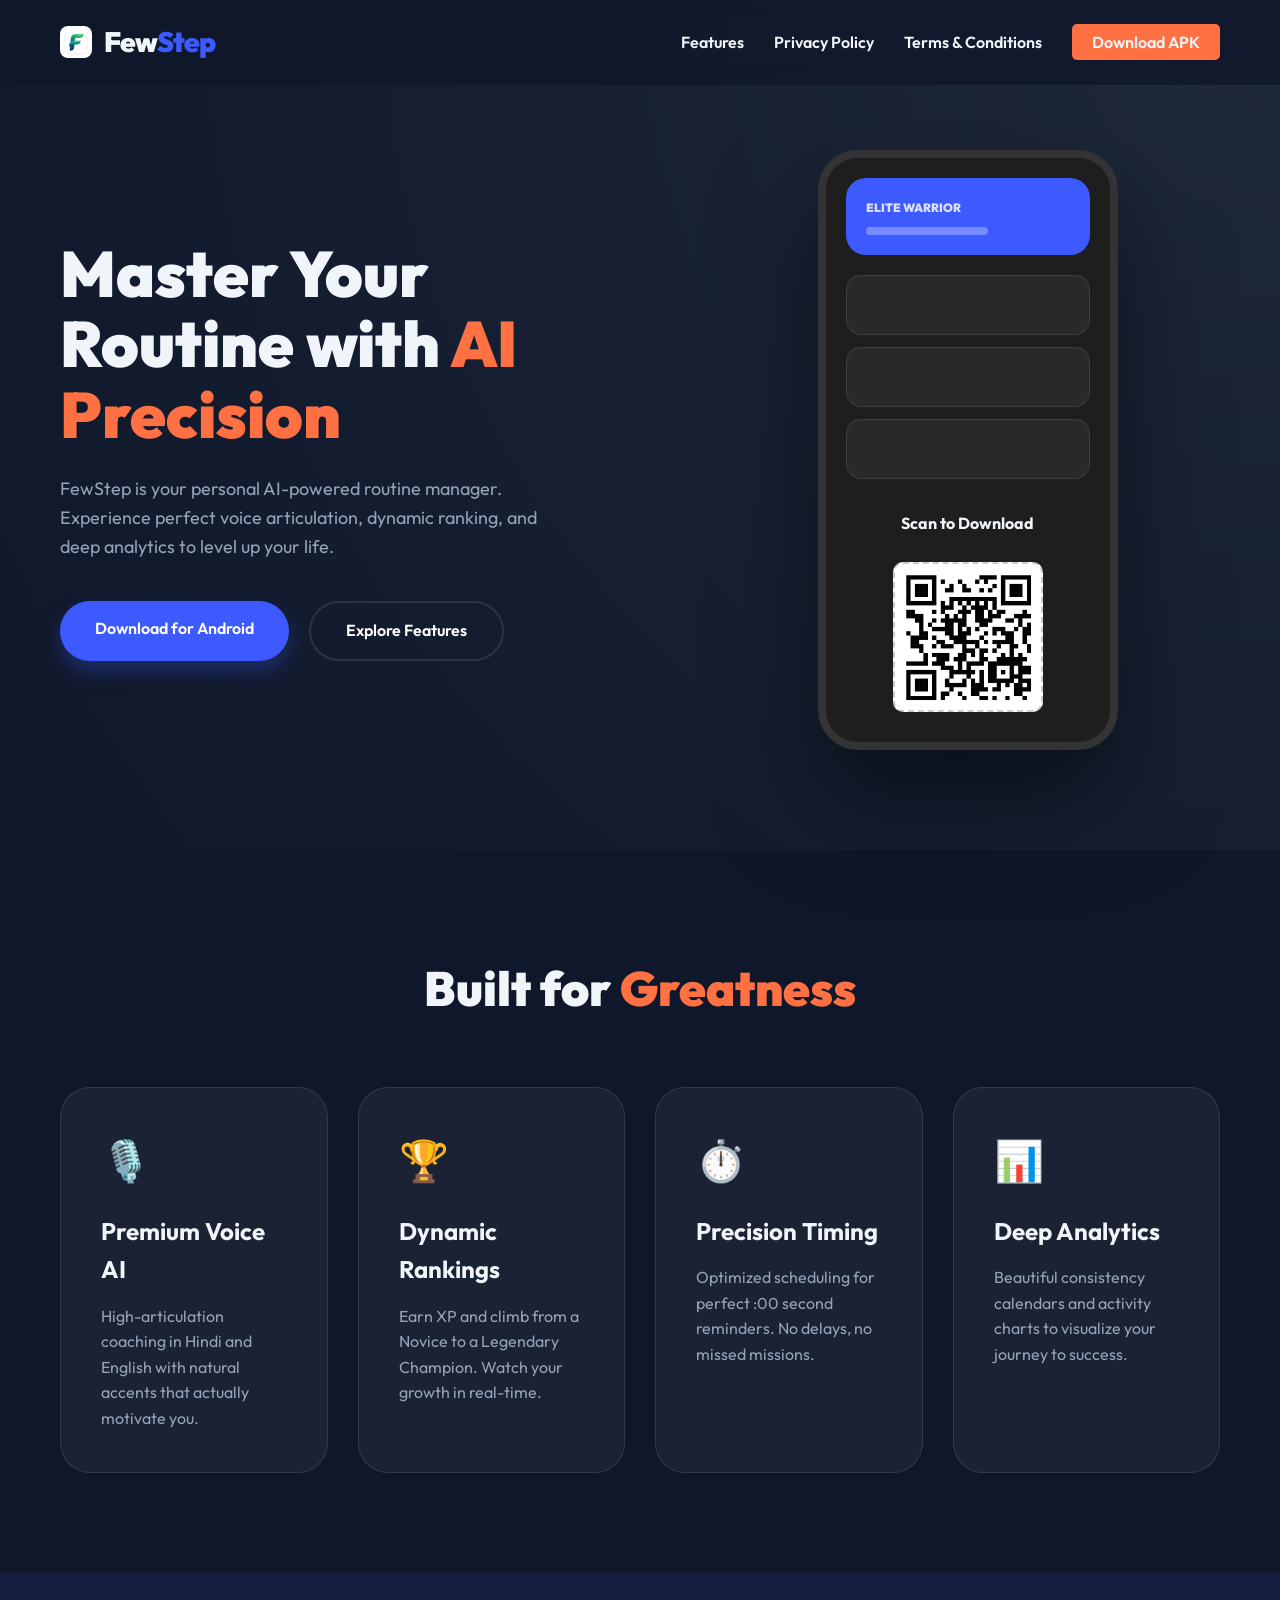
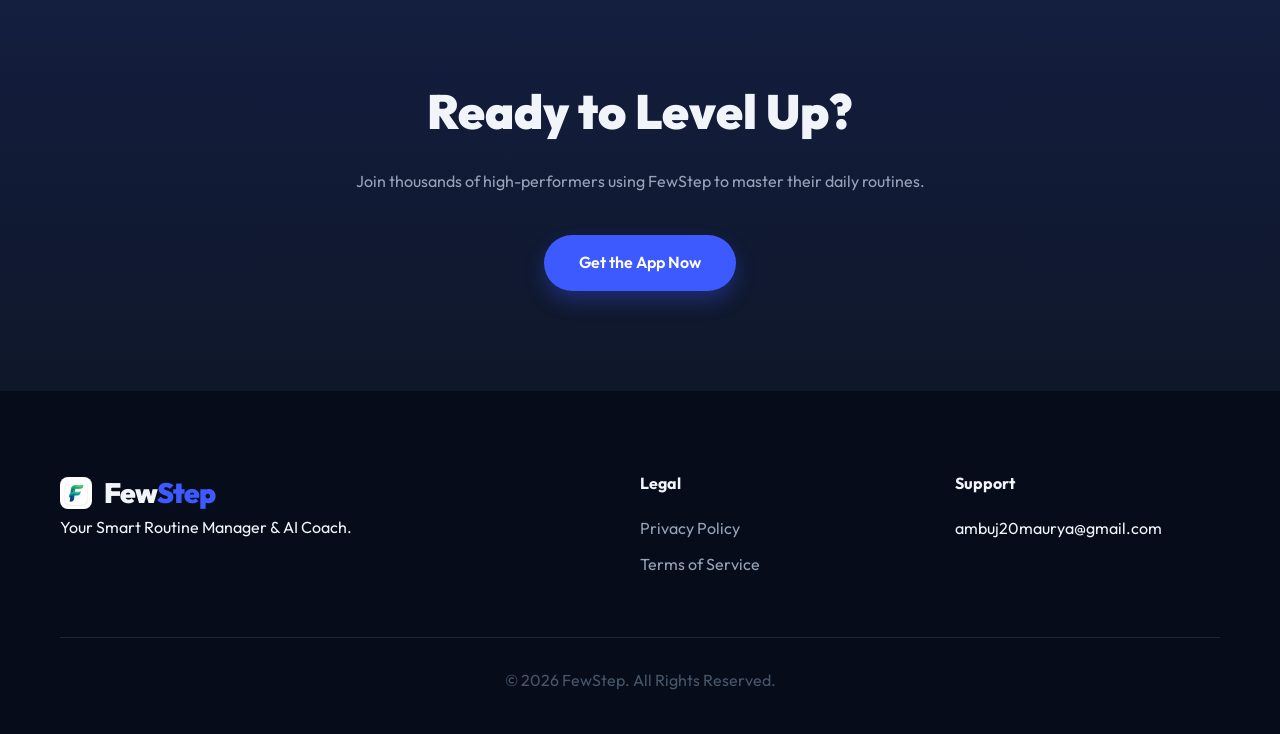
<file: index.html>
<!DOCTYPE html>
<html lang="en">
<head>
    <meta charset="UTF-8">
    <meta name="viewport" content="width=device-width, initial-scale=1.0">
    <title>FewStep - Smart Routine Manager & AI Coach</title>
    <link rel="stylesheet" href="style.css">
    <link rel="preconnect" href="https://fonts.googleapis.com">
    <link rel="preconnect" href="https://fonts.gstatic.com" crossorigin>
    <link href="https://fonts.googleapis.com/css2?family=Outfit:wght@300;400;600;900&display=swap" rel="stylesheet">
    
    <!-- Added CSS to make it mobile-friendly without changing the original design -->
    <style>
        /* Mobile Responsiveness Rules */
        .menu-toggle {
            display: none;
            font-size: 1.8rem;
            cursor: pointer;
            background: none;
            border: none;
            color: inherit;
        }

        @media screen and (max-width: 768px) {
            /* Navbar Mobile */
            .navbar .container {
                display: flex;
                justify-content: space-between;
                align-items: center;
                flex-wrap: wrap;
                padding: 15px;
            }
            .menu-toggle {
                display: block;
            }
            .nav-links {
                display: none; /* Hidden by default on mobile */
                flex-direction: column;
                width: 100%;
                text-align: center;
                padding: 20px 0;
                gap: 15px;
            }
            .nav-links.active {
                display: flex; /* Shown when toggled */
            }
            .nav-links li {
                margin: 5px 0;
            }

            /* Hero Section Mobile */
            .hero .container {
                display: flex;
                flex-direction: column;
                text-align: center;
                padding: 20px 15px;
            }
            .hero-btns {
                display: flex;
                flex-direction: column;
                gap: 15px;
                align-items: center;
                margin-top: 20px;
            }
            .hero-btns a {
                width: 100%;
                max-width: 300px;
            }
            .hero-image {
                margin-top: 40px;
            }

            /* Grids Mobile */
            .features-grid {
                display: grid;
                grid-template-columns: 1fr;
                gap: 20px;
                padding: 0 15px;
            }
            .footer-grid {
                display: grid;
                grid-template-columns: 1fr;
                gap: 30px;
                text-align: center;
                padding: 0 15px;
            }
            
            /* CTA Mobile */
            .cta .container {
                padding: 40px 15px;
                text-align: center;
            }
        }
    </style>
</head>
<body>
    <nav class="navbar">
        <div class="container">
            <a href="index.html" class="logo">
                <img src="img/logo.png" alt="FewStep Logo" class="header-logo">
                Few<span>Step</span>
            </a>
            <!-- Added a Hamburger menu button for mobile -->
            <button class="menu-toggle" id="mobile-menu-btn">☰</button>
            <ul class="nav-links" id="nav-links">
                <li><a href="#features">Features</a></li>
                <li><a href="privacy.html">Privacy Policy </a></li>
                <li><a href="terms.html">Terms & Conditions</a></li>
                <li><a href="https://github.com/21ambuj/FewStep-/releases/download/FewStep/FewStep-v4.8.0.apk" class="btn-small">Download APK</a></li>
            </ul>
        </div>
    </nav>

    

    
    <header class="hero">
        <div class="container">
            <div class="hero-content fade-in">
                <h1>Master Your Routine with <span class="accent">AI Precision</span></h1>
                <p>FewStep is your personal AI-powered routine manager. Experience perfect voice articulation, dynamic ranking, and deep analytics to level up your life.</p>
                <div class="hero-btns">
                    <a href="https://github.com/21ambuj/FewStep-/releases/download/FewStep/FewStep-v4.8.0.apk" class="btn-primary">Download for Android</a>
                    <a href="#features" class="btn-secondary">Explore Features</a>
                </div>
            </div>
            <div class="hero-image slide-up">
                <div class="phone-mockup">
                    <div class="screen-content" style="display: flex; flex-direction: column; height: 100%;">
                        <div class="app-header">
                            <div class="user-rank">ELITE WARRIOR</div>
                            <div class="xp-bar"></div>
                        </div>
                        <div class="mission-list">
                            <div class="mission-item"></div>
                            <div class="mission-item"></div>
                            <div class="mission-item"></div>
                        </div>
                        <!-- QR Code Placeholder Added Here -->
                        <div class="qr-placeholder" style="margin-top: auto; padding: 20px 0; text-align: center;">
                            <h4>Scan to Download</h4><br>
                            <img src="img/qr.png" alt="QR Code Placeholder" style="width: 150px; height: 150px; object-fit: cover; border-radius: 10px; border: 2px dashed #ccc; padding: 5px; background: #fff;">
                        </div>
                    </div>
                </div>
            </div>
        </div>
    </header>

    <section id="features" class="features">
        <div class="container">
            <h2 class="section-title">Built for <span class="accent">Greatness</span></h2>
            <div class="features-grid">
                <div class="feature-card reveal">
                    <div class="icon">🎙️</div>
                    <h3>Premium Voice AI</h3>
                    <p>High-articulation coaching in Hindi and English with natural accents that actually motivate you.</p>
                </div>
                <div class="feature-card reveal">
                    <div class="icon">🏆</div>
                    <h3>Dynamic Rankings</h3>
                    <p>Earn XP and climb from a Novice to a Legendary Champion. Watch your growth in real-time.</p>
                </div>
                <div class="feature-card reveal">
                    <div class="icon">⏱️</div>
                    <h3>Precision Timing</h3>
                    <p>Optimized scheduling for perfect :00 second reminders. No delays, no missed missions.</p>
                </div>
                <div class="feature-card reveal">
                    <div class="icon">📊</div>
                    <h3>Deep Analytics</h3>
                    <p>Beautiful consistency calendars and activity charts to visualize your journey to success.</p>
                </div>
            </div>
        </div>
    </section>

    <section class="cta">
        <div class="container fade-in">
            <h2>Ready to Level Up?</h2>
            <p>Join thousands of high-performers using FewStep to master their daily routines.</p>
            <a href="https://github.com/21ambuj/FewStep-/releases/download/FewStep/FewStep-v4.8.0.apk" class="btn-primary">Get the App Now</a>
        </div>
    </section>

    <footer>
        <div class="container">
            <div class="footer-grid">
                <div class="footer-about">
                    <a href="index.html" class="logo">
                    <img src="img/logo.png" alt="FewStep Logo" class="header-logo">
                    Few<span>Step</span>
                </a>
                    <p>Your Smart Routine Manager & AI Coach.</p>
                </div>
                <div class="footer-links">
                    <h4>Legal</h4>
                    <ul>
                        <li><a href="privacy.html">Privacy Policy</a></li>
                        <li><a href="terms.html">Terms of Service</a></li>
                    </ul>
                </div>
                <div class="footer-contact">
                    <h4>Support</h4>
                    <p>ambuj20maurya@gmail.com</p>
                </div>
            </div>
            <div class="footer-bottom">
                <p>&copy; 2026 FewStep. All Rights Reserved.</p>
            </div>
        </div>
    </footer>

    <script>
        // Reveal animations on scroll
        const reveals = document.querySelectorAll('.reveal, .fade-in, .slide-up');
        const observer = new IntersectionObserver((entries) => {
            entries.forEach(entry => {
                if (entry.isIntersecting) {
                    entry.target.classList.add('active');
                }
            });
        }, { threshold: 0.1 });

        reveals.forEach(el => observer.observe(el));

        // Added Mobile Menu Toggle Script
        const mobileMenuBtn = document.getElementById('mobile-menu-btn');
        const navLinks = document.getElementById('nav-links');

        mobileMenuBtn.addEventListener('click', () => {
            navLinks.classList.toggle('active');
        });
    </script>
</body>
</html>
</file>
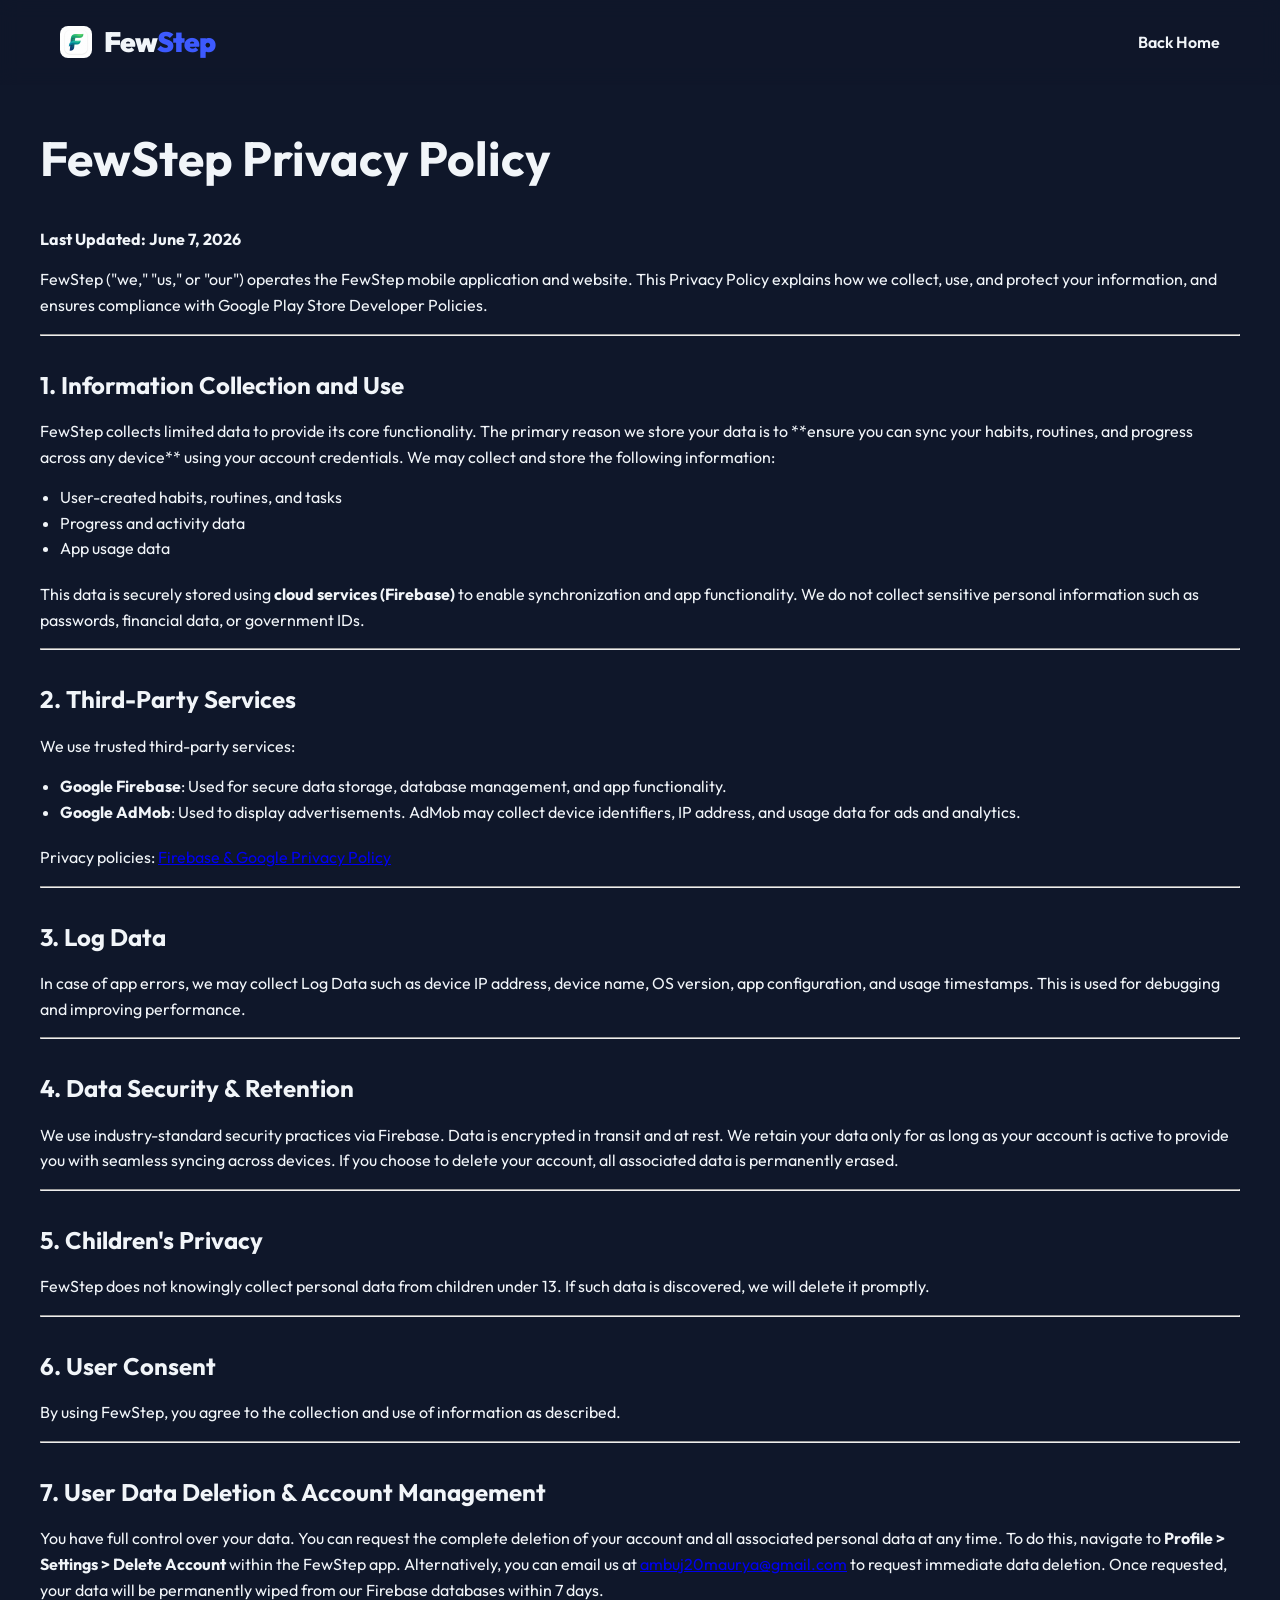
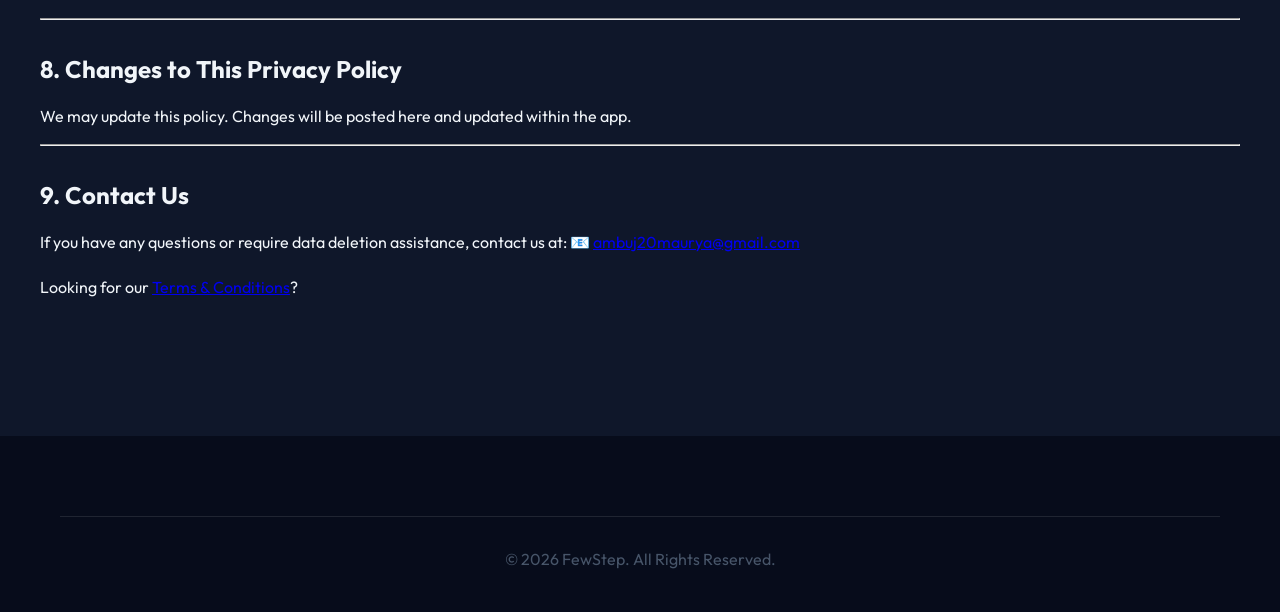
<file: privacy.html>
<!DOCTYPE html>
<html lang="en">
<head>
    <meta charset="UTF-8">
    <meta name="viewport" content="width=device-width, initial-scale=1.0">
    <title>Privacy Policy - FewStep</title>
    <link rel="stylesheet" href="style.css">
    <link rel="preconnect" href="https://fonts.googleapis.com">
    <link rel="preconnect" href="https://fonts.gstatic.com" crossorigin>
    <link href="https://fonts.googleapis.com/css2?family=Outfit:wght@300;400;600;900&display=swap" rel="stylesheet">
</head>
<body>
    <nav class="navbar">
        <div class="container">
            <a href="index.html" class="logo">
                <img src="img/logo.png" alt="FewStep Logo" class="header-logo">
                Few<span>Step</span>
            </a>
            <ul class="nav-links">
                <li><a href="index.html">Back Home</a></li>
            </ul>
        </div>
    </nav>

    <main class="privacy-page container">
        <article class="privacy-content">
            <h1>FewStep Privacy Policy</h1>
            <p><strong>Last Updated: June 7, 2026</strong></p>
            <p>FewStep ("we," "us," or "our") operates the FewStep mobile application and website. This Privacy Policy explains how we collect, use, and protect your information, and ensures compliance with Google Play Store Developer Policies.</p>

            <hr>

            <h2>1. Information Collection and Use</h2>
            <p>FewStep collects limited data to provide its core functionality. The primary reason we store your data is to **ensure you can sync your habits, routines, and progress across any device** using your account credentials. We may collect and store the following information:</p>
            <ul>
                <li>User-created habits, routines, and tasks</li>
                <li>Progress and activity data</li>
                <li>App usage data</li>
            </ul>
            <p>This data is securely stored using <strong>cloud services (Firebase)</strong> to enable synchronization and app functionality. We do not collect sensitive personal information such as passwords, financial data, or government IDs.</p>

            <hr>

            <h2>2. Third-Party Services</h2>
            <p>We use trusted third-party services:</p>
            <ul>
                <li><strong>Google Firebase</strong>: Used for secure data storage, database management, and app functionality.</li>
                <li><strong>Google AdMob</strong>: Used to display advertisements. AdMob may collect device identifiers, IP address, and usage data for ads and analytics.</li>
            </ul>
            <p>Privacy policies: <a href="https://policies.google.com/privacy" target="_blank">Firebase & Google Privacy Policy</a></p>

            <hr>

            <h2>3. Log Data</h2>
            <p>In case of app errors, we may collect Log Data such as device IP address, device name, OS version, app configuration, and usage timestamps. This is used for debugging and improving performance.</p>

            <hr>

            <h2>4. Data Security & Retention</h2>
            <p>We use industry-standard security practices via Firebase. Data is encrypted in transit and at rest. We retain your data only for as long as your account is active to provide you with seamless syncing across devices. If you choose to delete your account, all associated data is permanently erased.</p>

            <hr>

            <h2>5. Children's Privacy</h2>
            <p>FewStep does not knowingly collect personal data from children under 13. If such data is discovered, we will delete it promptly.</p>

            <hr>

            <h2>6. User Consent</h2>
            <p>By using FewStep, you agree to the collection and use of information as described.</p>

            <hr>

            <h2>7. User Data Deletion & Account Management</h2>
            <p>You have full control over your data. You can request the complete deletion of your account and all associated personal data at any time. To do this, navigate to <strong>Profile > Settings > Delete Account</strong> within the FewStep app. Alternatively, you can email us at <a href="mailto:ambuj20maurya@gmail.com">ambuj20maurya@gmail.com</a> to request immediate data deletion. Once requested, your data will be permanently wiped from our Firebase databases within 7 days.</p>

            <hr>

            <h2>8. Changes to This Privacy Policy</h2>
            <p>We may update this policy. Changes will be posted here and updated within the app.</p>

            <hr>

            <h2>9. Contact Us</h2>
            <p>If you have any questions or require data deletion assistance, contact us at: 📧 <a href="mailto:ambuj20maurya@gmail.com">ambuj20maurya@gmail.com</a></p>
            
            <p style="margin-top: 20.0px;">Looking for our <a href="terms.html">Terms & Conditions</a>?</p>
        </article>
    </main>

    <footer>
        <div class="container">
            <div class="footer-bottom">
                <p>&copy; 2026 FewStep. All Rights Reserved.</p>
            </div>
        </div>
    </footer>
</body>
</html>
</file>
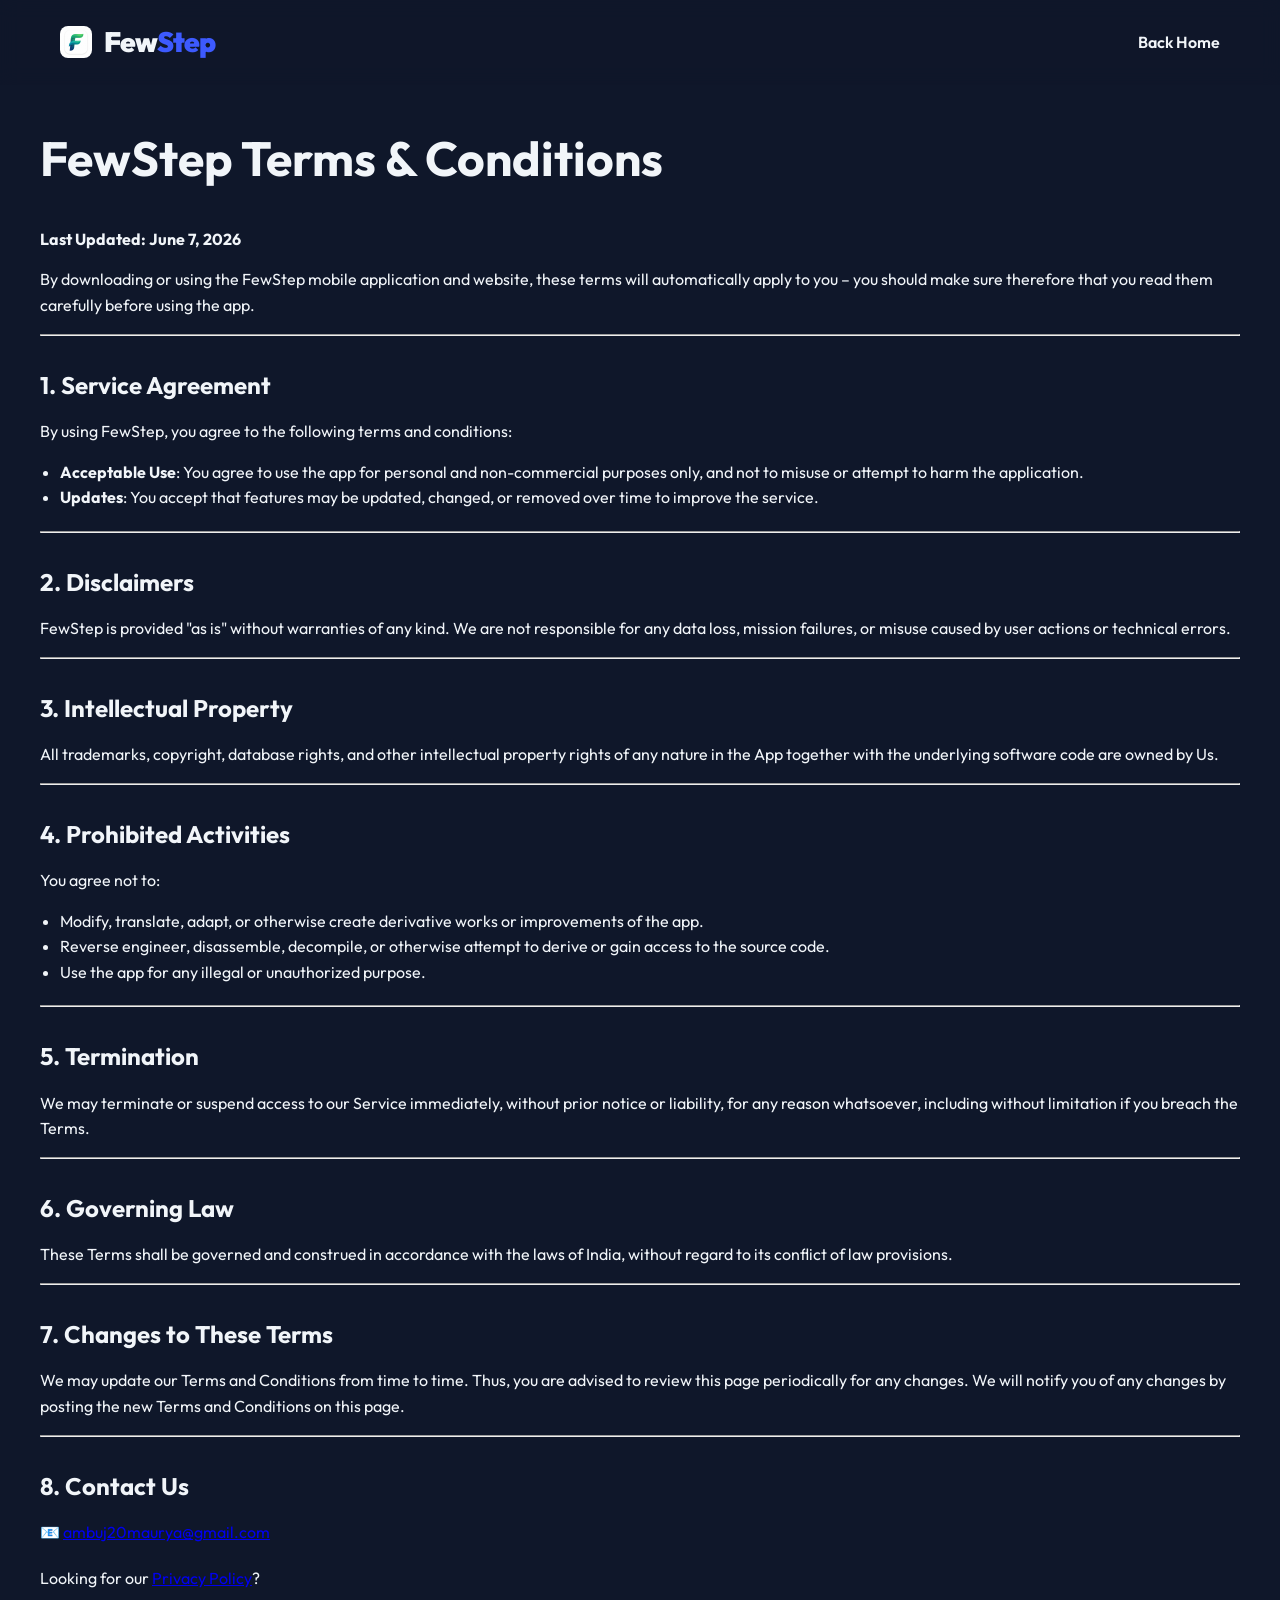
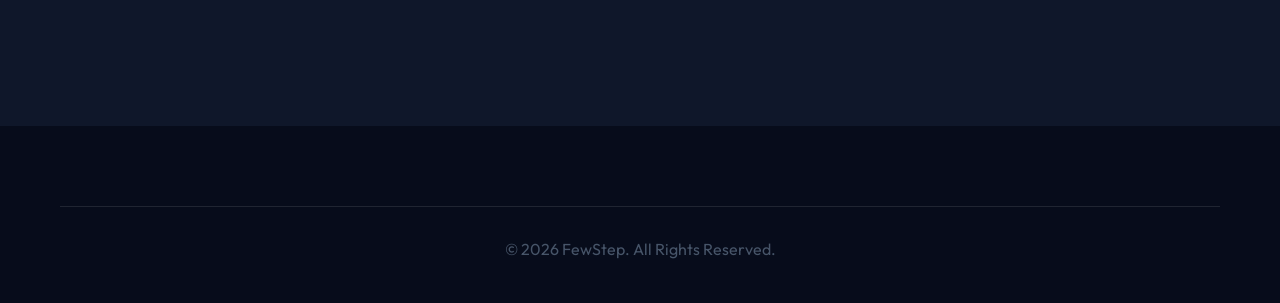
<file: terms.html>
<!DOCTYPE html>
<html lang="en">
<head>
    <meta charset="UTF-8">
    <meta name="viewport" content="width=device-width, initial-scale=1.0">
    <title>Terms & Conditions - FewStep</title>
    <link rel="stylesheet" href="style.css">
    <link rel="preconnect" href="https://fonts.googleapis.com">
    <link rel="preconnect" href="https://fonts.gstatic.com" crossorigin>
    <link href="https://fonts.googleapis.com/css2?family=Outfit:wght@300;400;600;900&display=swap" rel="stylesheet">
</head>
<body>
    <nav class="navbar">
        <div class="container">
            <a href="index.html" class="logo">
                <img src="img/logo.png" alt="FewStep Logo" class="header-logo">
                Few<span>Step</span>
            </a>
            <ul class="nav-links">
                <li><a href="index.html">Back Home</a></li>
            </ul>
        </div>
    </nav>

    <main class="privacy-page container">
        <article class="privacy-content">
            <h1>FewStep Terms & Conditions</h1>
            <p><strong>Last Updated: June 7, 2026</strong></p>
            <p>By downloading or using the FewStep mobile application and website, these terms will automatically apply to you – you should make sure therefore that you read them carefully before using the app.</p>

            <hr>

            <h2>1. Service Agreement</h2>
            <p>By using FewStep, you agree to the following terms and conditions:</p>
            <ul>
                <li><strong>Acceptable Use</strong>: You agree to use the app for personal and non-commercial purposes only, and not to misuse or attempt to harm the application.</li>
                <li><strong>Updates</strong>: You accept that features may be updated, changed, or removed over time to improve the service.</li>
            </ul>

            <hr>

            <h2>2. Disclaimers</h2>
            <p>FewStep is provided "as is" without warranties of any kind. We are not responsible for any data loss, mission failures, or misuse caused by user actions or technical errors.</p>

            <hr>

            <h2>3. Intellectual Property</h2>
            <p>All trademarks, copyright, database rights, and other intellectual property rights of any nature in the App together with the underlying software code are owned by Us.</p>

            <hr>

            <h2>4. Prohibited Activities</h2>
            <p>You agree not to:</p>
            <ul>
                <li>Modify, translate, adapt, or otherwise create derivative works or improvements of the app.</li>
                <li>Reverse engineer, disassemble, decompile, or otherwise attempt to derive or gain access to the source code.</li>
                <li>Use the app for any illegal or unauthorized purpose.</li>
            </ul>

            <hr>

            <h2>5. Termination</h2>
            <p>We may terminate or suspend access to our Service immediately, without prior notice or liability, for any reason whatsoever, including without limitation if you breach the Terms.</p>

            <hr>

            <h2>6. Governing Law</h2>
            <p>These Terms shall be governed and construed in accordance with the laws of India, without regard to its conflict of law provisions.</p>

            <hr>

            <h2>7. Changes to These Terms</h2>
            <p>We may update our Terms and Conditions from time to time. Thus, you are advised to review this page periodically for any changes. We will notify you of any changes by posting the new Terms and Conditions on this page.</p>

            <hr>

            <h2>8. Contact Us</h2>
            <p>📧 <a href="mailto:ambuj20maurya@gmail.com">ambuj20maurya@gmail.com</a></p>
            
            <p style="margin-top: 20.0px;">Looking for our <a href="privacy.html">Privacy Policy</a>?</p>
        </article>
    </main>

    <footer>
        <div class="container">
            <div class="footer-bottom">
                <p>&copy; 2026 FewStep. All Rights Reserved.</p>
            </div>
        </div>
    </footer>
</body>
</html>
</file>
<file: style.css>
:root {
    --primary: #3D5AFE;
    --accent: #FF7043;
    --dark: #0F172A;
    --light: #F1F5F9;
    --glass: rgba(255, 255, 255, 0.05);
    --glass-border: rgba(255, 255, 255, 0.1);
}

* {
    margin: 0;
    padding: 0;
    box-sizing: border-box;
}

body {
    font-family: 'Outfit', sans-serif;
    background-color: var(--dark);
    color: var(--light);
    line-height: 1.6;
    overflow-x: hidden;
}

.container {
    max-width: 1200px;
    margin: 0 auto;
    padding: 0 20px;
}

.accent {
    color: var(--accent);
}

/* Navbar */
.navbar {
    padding: 20px 0;
    position: fixed;
    width: 100%;
    top: 0;
    z-index: 1000;
    background: rgba(15, 23, 42, 0.8);
    backdrop-filter: blur(10px);
}

.navbar .container {
    display: flex;
    justify-content: space-between;
    align-items: center;
}

.logo {
    font-size: 28px;
    font-weight: 900;
    color: var(--white);
    text-decoration: none;
    letter-spacing: -1px;
    display: flex;
    align-items: center;
}

.header-logo {
    height: 32px;
    width: 32px;
    margin-right: 12px;
    border-radius: 8px;
    object-fit: contain;
}

.logo span {
    color: var(--primary);
}

.nav-links {
    display: flex;
    list-style: none;
    gap: 30px;
    align-items: center;
}

.nav-links a {
    text-decoration: none;
    color: var(--light);
    font-weight: 600;
    transition: 0.3s;
}

.nav-links a:hover {
    color: var(--primary);
}

/* Buttons */
.btn-primary {
    display: inline-block;
    padding: 15px 35px;
    background-color: var(--primary);
    color: white;
    text-decoration: none;
    border-radius: 50px;
    font-weight: 600;
    transition: 0.3s;
    box-shadow: 0 10px 20px rgba(61, 90, 254, 0.3);
}

.btn-primary:hover {
    transform: translateY(-3px);
    box-shadow: 0 15px 30px rgba(61, 90, 254, 0.4);
}

.btn-secondary {
    display: inline-block;
    padding: 15px 35px;
    border: 2px solid var(--glass-border);
    color: white;
    text-decoration: none;
    border-radius: 50px;
    font-weight: 600;
    transition: 0.3s;
}

.btn-secondary:hover {
    background: var(--glass);
}

.btn-small {
    padding: 8px 20px;
    background: var(--accent);
    color: white;
    text-decoration: none;
    border-radius: 5px;
    font-weight: 600;
}

/* Hero */
.hero {
    padding: 150px 0 100px;
    background: radial-gradient(circle at top right, #1E293B, #0F172A);
}

.hero .container {
    display: grid;
    grid-template-columns: 1.2fr 1fr;
    gap: 50px;
    align-items: center;
}

.hero h1 {
    font-size: 64px;
    font-weight: 900;
    line-height: 1.1;
    margin-bottom: 25px;
}

.hero p {
    font-size: 18px;
    color: #94A3B8;
    margin-bottom: 40px;
    max-width: 500px;
}

.hero-btns {
    display: flex;
    gap: 20px;
}

/* Phone Mockup */
.phone-mockup {
    width: 300px;
    height: 600px;
    background: #1e1e1e;
    border-radius: 40px;
    border: 8px solid #333;
    margin: 0 auto;
    overflow: hidden;
    position: relative;
    box-shadow: 0 50px 100px rgba(0,0,0,0.5);
}

.screen-content {
    padding: 20px;
    height: 100%;
}

.app-header {
    height: 120px;
    background: var(--primary);
    border-radius: 20px;
    padding: 20px;
    margin-bottom: 20px;
}

.user-rank {
    font-size: 12px;
    font-weight: 900;
    color: rgba(255,255,255,0.8);
}

.xp-bar {
    height: 8px;
    width: 60%;
    background: rgba(255,255,255,0.3);
    border-radius: 10px;
    margin-top: 10px;
}

.mission-item {
    height: 60px;
    background: var(--glass);
    margin-bottom: 12px;
    border-radius: 15px;
    border: 1px solid var(--glass-border);
}

/* Features */
.features {
    padding: 100px 0;
}

.section-title {
    font-size: 48px;
    text-align: center;
    font-weight: 900;
    margin-bottom: 60px;
}

.features-grid {
    display: grid;
    grid-template-columns: repeat(auto-fit, minmax(250px, 1fr));
    gap: 30px;
}

.feature-card {
    background: var(--glass);
    padding: 40px;
    border-radius: 30px;
    border: 1px solid var(--glass-border);
    transition: 0.3s;
}

.feature-card:hover {
    transform: translateY(-10px);
    background: rgba(255,255,255,0.08);
}

.feature-card .icon {
    font-size: 40px;
    margin-bottom: 20px;
}

.feature-card h3 {
    font-size: 24px;
    margin-bottom: 15px;
}

.feature-card p {
    color: #94A3B8;
}

/* CTA */
.cta {
    padding: 100px 0;
    text-align: center;
    background: linear-gradient(rgba(61, 90, 254, 0.1), rgba(15, 23, 42, 0.1));
}

.cta h2 {
    font-size: 48px;
    font-weight: 900;
    margin-bottom: 20px;
}

.cta p {
    margin-bottom: 40px;
    color: #94A3B8;
}

/* Footer */
footer {
    padding: 80px 0 40px;
    background: #070C1B;
}

.footer-grid {
    display: grid;
    grid-template-columns: 2fr 1fr 1fr;
    gap: 50px;
    margin-bottom: 50px;
}

.footer-links h4, .footer-contact h4 {
    margin-bottom: 20px;
}

.footer-links ul {
    list-style: none;
}

.footer-links li {
    margin-bottom: 10px;
}

.footer-links a {
    text-decoration: none;
    color: #94A3B8;
    transition: 0.3s;
}

.footer-links a:hover {
    color: white;
}

.footer-bottom {
    border-top: 1px solid var(--glass-border);
    padding-top: 30px;
    text-align: center;
    color: #475569;
}

/* Animations */
.reveal, .fade-in, .slide-up {
    opacity: 0;
    transition: 1s ease-out;
}

.reveal { transform: translateY(30px); }
.slide-up { transform: translateY(100px); }

.reveal.active, .fade-in.active, .slide-up.active {
    opacity: 1;
    transform: translateY(0);
}

/* Sub-page Privacy Styling */
.privacy-page {
    padding: 120px 0;
}

.privacy-content h1 {
    font-size: 48px;
    margin-bottom: 30px;
}

.privacy-content h2 {
    margin: 30px 0 15px;
}

.privacy-content p {
    margin-bottom: 15px;
}

.privacy-content ul {
    margin-left: 20px;
    margin-bottom: 20px;
}

/* Responsive */
@media (max-width: 968px) {
    .hero .container {
        grid-template-columns: 1fr;
        text-align: center;
    }
    .hero h1 { font-size: 42px; }
    .hero p { margin-left: auto; margin-right: auto; }
    .hero-btns { justify-content: center; }
    .footer-grid { grid-template-columns: 1fr; }
}
</file>
